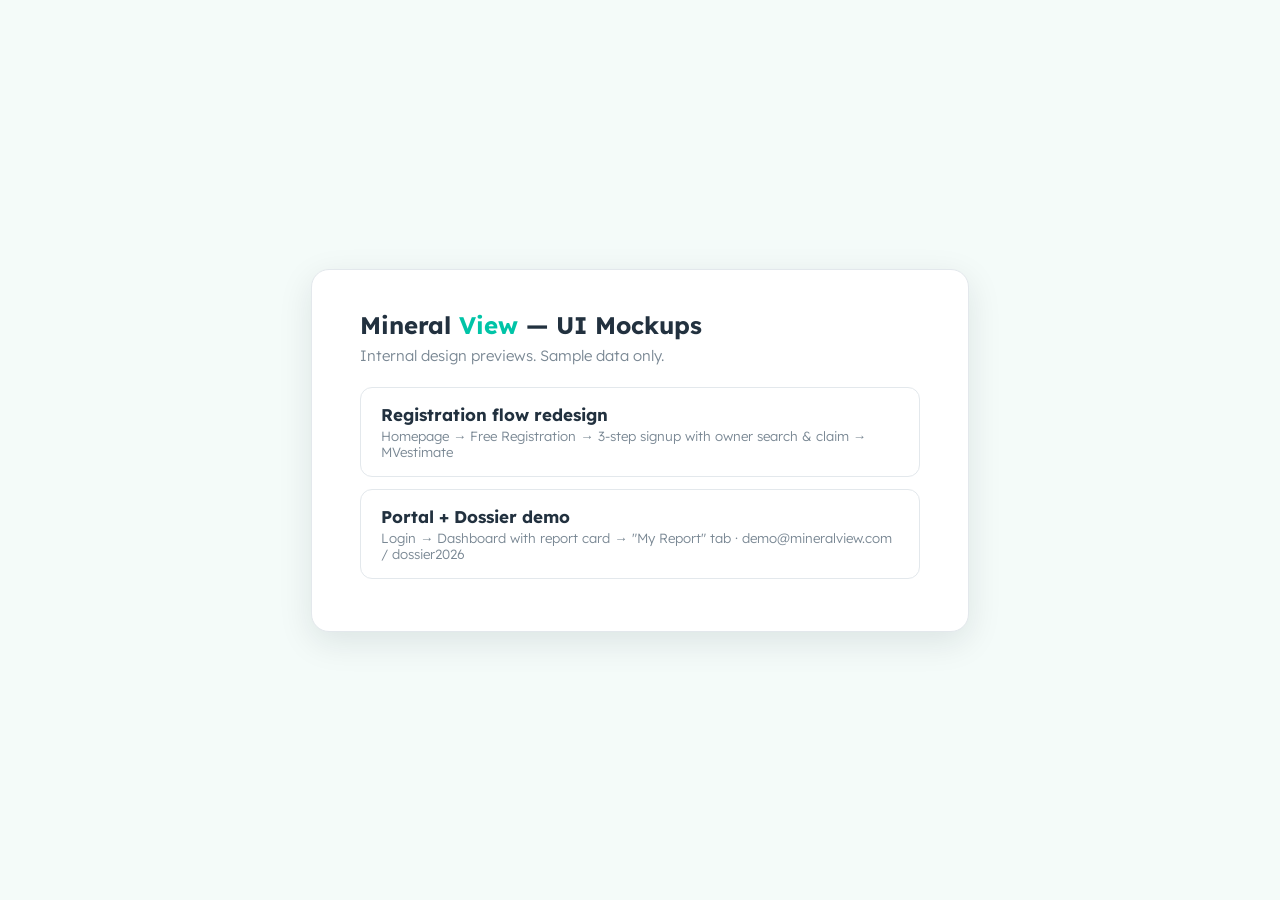
<file: index.html>
<!DOCTYPE html>
<html lang="en">
<head>
<meta charset="UTF-8">
<meta name="robots" content="noindex, nofollow">
<meta name="viewport" content="width=device-width, initial-scale=1.0">
<title>Mineral View — UI Mockups</title>
<link href="https://fonts.googleapis.com/css2?family=Lexend+Deca:wght@300;400;600;700&display=swap" rel="stylesheet">
<style>
  body{font-family:'Lexend Deca',sans-serif;background:#F4FBF9;color:#22313F;display:flex;min-height:100vh;align-items:center;justify-content:center;margin:0}
  .box{background:#fff;border:1.5px solid #E3E8EC;border-radius:18px;padding:40px 48px;max-width:560px;box-shadow:0 10px 34px rgba(13,27,42,.10)}
  h1{font-size:24px;margin:0 0 6px}
  h1 span{color:#00C4A7}
  p{color:#7A8894;font-weight:300;font-size:15px;margin:0 0 22px}
  a.m{display:block;border:1.5px solid #E3E8EC;border-radius:12px;padding:16px 20px;text-decoration:none;color:#22313F;margin-bottom:12px;transition:.15s}
  a.m:hover{border-color:#00C4A7;background:#E6F9F5}
  a.m b{font-size:17px}
  a.m small{display:block;color:#7A8894;font-weight:300;margin-top:3px}
</style>
</head>
<body>
  <div class="box">
    <h1>Mineral <span>View</span> — UI Mockups</h1>
    <p>Internal design previews. Sample data only.</p>
    <a class="m" href="registration.html"><b>Registration flow redesign</b><small>Homepage → Free Registration → 3-step signup with owner search &amp; claim → MVestimate</small></a>
    <a class="m" href="login.html"><b>Portal + Dossier demo</b><small>Login → Dashboard with report card → "My Report" tab · demo@mineralview.com / dossier2026</small></a>
  </div>
</body>
</html>
</file>
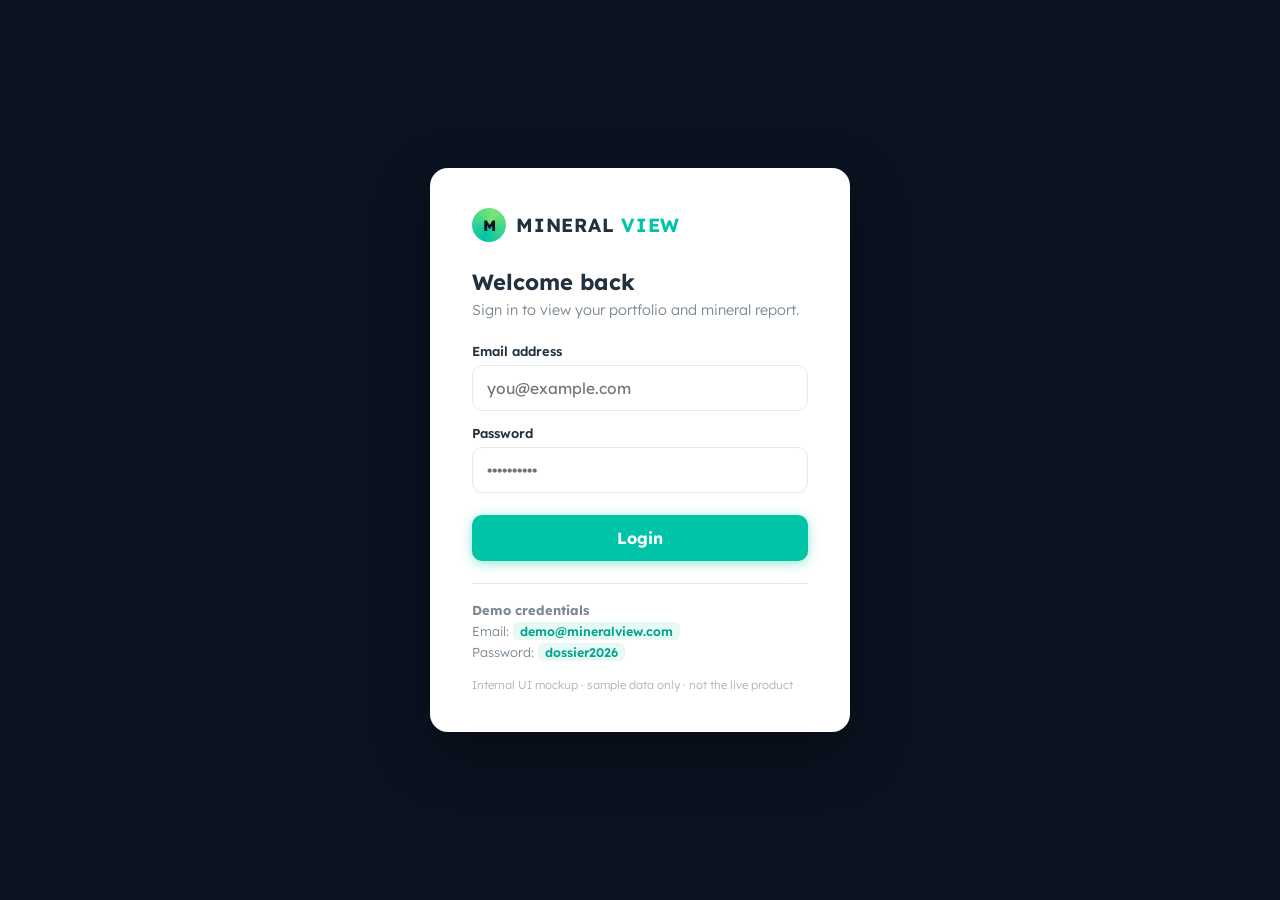
<file: dashboard-ryan.html>
<!DOCTYPE html>
<html lang="en">
<head>
<meta charset="UTF-8">
<meta name="robots" content="noindex, nofollow">
<meta name="viewport" content="width=device-width, initial-scale=1.0">
<title>Mineral View — Dashboard: Ryan Cochran (Mockup)</title>
<link rel="preconnect" href="https://fonts.googleapis.com">
<link href="https://fonts.googleapis.com/css2?family=Lexend+Deca:wght@300;400;500;600;700;800&display=swap" rel="stylesheet">
<style>
  :root{
    --teal:#00C4A7; --teal-dark:#00A38B; --teal-deep:#008F7A; --teal-soft:#E6F9F5;
    --navy:#0B1220; --navy-2:#101A2C; --ink:#22313F; --muted:#7A8894; --line:#E3E8EC;
    --mint-bg:#F4FBF9; --orange:#FF7A1A; --amber:#B45309; --amber-soft:#FBEEDC;
    --up:#0C9D61; --radius:14px;
  }
  *{box-sizing:border-box;margin:0;padding:0}
  body{font-family:'Lexend Deca','Segoe UI',system-ui,sans-serif;background:var(--mint-bg);color:var(--ink);min-height:100vh;font-size:15.5px}
  a{text-decoration:none;color:inherit}
  .app{display:flex;min-height:100vh}
  .side{width:236px;background:var(--navy);color:#C9D4DE;flex-shrink:0;display:flex;flex-direction:column;position:sticky;top:0;height:100vh;overflow-y:auto}
  .side .logo{display:flex;align-items:center;gap:9px;padding:20px 18px 18px;border-bottom:1px solid rgba(255,255,255,.06)}
  .side .logo .mark{width:30px;height:30px;border-radius:50%;background:conic-gradient(from 200deg,#00C4A7,#7CE577,#00C4A7);display:flex;align-items:center;justify-content:center;color:#0B1220;font-weight:800;font-size:13px;flex-shrink:0}
  .side .logo b{font-size:15.5px;letter-spacing:.05em;color:#fff}
  .side .logo b span{color:var(--teal)}
  .nav{padding:14px 10px;display:flex;flex-direction:column;gap:2px}
  .nav a{display:flex;align-items:center;gap:12px;padding:11px 14px;border-radius:10px;font-size:14.5px;font-weight:500;color:#C9D4DE;transition:.13s}
  .nav a svg{width:18px;height:18px;flex-shrink:0;opacity:.85}
  .nav a:hover{background:rgba(255,255,255,.06);color:#fff}
  .nav a.active{background:var(--teal);color:#fff;font-weight:600}
  .nav a .new{margin-left:auto;background:var(--orange);color:#fff;font-size:9.5px;font-weight:700;letter-spacing:.06em;border-radius:6px;padding:2px 6px}
  .main{flex:1;min-width:0}
  .top{background:#fff;border-bottom:1px solid var(--line);display:flex;align-items:stretch;position:sticky;top:0;z-index:40}
  .tick{display:flex}
  .tick .t{padding:12px 22px;border-right:1px solid var(--line)}
  .tick .t .n{font-size:13px;color:var(--muted);font-weight:500}
  .tick .t .v{font-size:15.5px;font-weight:700}
  .tick .t .v em{font-style:normal;font-size:12px;color:var(--up);margin-left:6px}
  .top .right{margin-left:auto;display:flex;align-items:center;gap:18px;padding:0 24px}
  .top .hi{font-weight:600;font-size:15px}
  .top .ic{width:34px;height:34px;border-radius:50%;background:var(--mint-bg);border:1px solid var(--line);display:flex;align-items:center;justify-content:center;color:var(--muted)}
  .logout{font-size:12.5px;color:var(--muted);cursor:pointer;border:1px solid var(--line);border-radius:8px;padding:6px 12px}
  .logout:hover{color:var(--ink);border-color:var(--muted)}
  .content{padding:22px 26px 60px;max-width:1180px;margin:0 auto}
  .ownerbar{background:#fff;border:1px solid var(--line);border-radius:var(--radius);padding:16px 22px;display:flex;align-items:center;gap:18px;flex-wrap:wrap;box-shadow:0 1px 4px rgba(13,27,42,.05)}
  .ownerbar .sel .lab{font-size:11.5px;letter-spacing:.14em;font-weight:700;color:var(--teal-dark);text-transform:uppercase}
  .ownerbar .sel .lab::before{content:"●";margin-right:6px}
  .ownerbar .sel h2{font-size:21px;margin-top:2px}
  .ownerbar .sel small{display:block;color:var(--muted);font-weight:300;font-size:12.5px;margin-top:1px}
  .chiprow{display:flex;gap:10px;margin-left:auto;flex-wrap:wrap}
  .bigchip{display:flex;align-items:center;gap:9px;background:var(--mint-bg);border:1px solid var(--line);border-radius:12px;padding:9px 16px;font-size:14px;font-weight:500}
  .bigchip b{background:var(--teal-soft);color:var(--teal-dark);border-radius:8px;padding:2px 9px;font-size:14px}
  .switch{border:1.5px solid var(--teal);color:var(--teal-dark);font-weight:600;border-radius:10px;padding:10px 14px;background:#fff;cursor:pointer;font-family:inherit;font-size:14px}
  .cards{display:grid;grid-template-columns:1fr 1fr;gap:18px;margin-top:18px}
  @media (max-width:900px){.cards{grid-template-columns:1fr}}
  .cardx{background:#fff;border:1px solid var(--line);border-radius:var(--radius);padding:24px 26px;box-shadow:0 1px 4px rgba(13,27,42,.05)}
  .cardx .head{display:flex;align-items:center;gap:10px}
  .cardx h3{font-size:22px}
  .pill{margin-left:auto;background:var(--teal-soft);color:var(--teal-dark);font-weight:700;border-radius:10px;padding:6px 14px;font-size:14px}
  .cardx .sub{color:var(--muted);font-weight:300;font-size:14px;margin-top:8px}
  .mv{font-size:40px;font-weight:800;color:var(--teal-dark);margin:14px 0 2px}
  .mv em{font-style:normal;font-size:14px;color:var(--muted);font-weight:400;margin-left:8px}
  .cardx .foot{border-top:1px solid var(--line);margin-top:16px;padding-top:12px;font-size:13.5px;color:var(--muted);font-weight:300}
  .cardx .foot a{color:var(--teal-dark);font-weight:600;text-decoration:underline}
  .repcard{position:relative;overflow:hidden}
  .repcard::after{content:"";position:absolute;right:-40px;top:-40px;width:150px;height:150px;border-radius:50%;background:radial-gradient(circle,rgba(0,196,167,.12),transparent 70%)}
  .newtag{background:var(--orange);color:#fff;font-size:10px;font-weight:700;letter-spacing:.08em;border-radius:6px;padding:3px 8px}
  .rep-points{margin:14px 0 4px;display:flex;flex-direction:column;gap:9px}
  .rep-points .pt{display:flex;gap:10px;font-size:14.5px;align-items:baseline}
  .rep-points .pt::before{content:"";width:7px;height:7px;border-radius:50%;background:var(--teal);flex-shrink:0;transform:translateY(-1px)}
  .rep-points .pt.warn::before{background:var(--amber)}
  .rep-points .pt b{font-weight:600}
  .viewrep{display:inline-block;margin-top:16px;background:var(--teal);color:#fff;font-weight:700;border-radius:10px;padding:12px 24px;font-size:15px;box-shadow:0 2px 12px rgba(0,196,167,.4)}
  .viewrep:hover{background:var(--teal-dark)}
  .actstrip{background:#fff;border:1px solid var(--line);border-radius:var(--radius);margin-top:18px;padding:16px 20px;box-shadow:0 1px 4px rgba(13,27,42,.05)}
  .ast-head{display:flex;align-items:baseline;justify-content:space-between;gap:12px;margin-bottom:12px}
  .ast-head b{font-size:16.5px}
  .ast-head a{font-size:13px;font-weight:600;color:var(--teal-dark)}
  .ast-head a:hover{text-decoration:underline}
  .ast-row{display:grid;grid-template-columns:repeat(auto-fit,minmax(250px,1fr));gap:12px}
  .ast{display:flex;flex-direction:column;gap:6px;border:1px solid var(--line);border-radius:10px;padding:12px 14px;transition:.13s}
  .ast:hover{border-color:var(--teal);background:var(--teal-soft)}
  .ast .d{font-size:11.5px;font-weight:700;color:var(--muted);letter-spacing:.04em;text-transform:uppercase}
  .ast .tg{align-self:flex-start;font-size:10.5px;font-weight:700;letter-spacing:.05em;text-transform:uppercase;background:var(--teal-soft);color:var(--teal-dark);border-radius:6px;padding:2px 8px}
  .ast .tg.warn{background:var(--amber-soft);color:var(--amber)}
  .ast .tx{font-size:13px;color:var(--muted);font-weight:300;line-height:1.45}
  .ast .tx b{color:var(--ink);font-weight:600}
  .leasebox{background:#fff;border:1px solid var(--line);border-radius:var(--radius);margin-top:18px;box-shadow:0 1px 4px rgba(13,27,42,.05)}
  .tabs{display:flex;gap:6px;padding:14px 18px 0}
  .tabs span{padding:10px 18px;border-radius:10px 10px 0 0;font-weight:600;font-size:15.5px;color:var(--muted);cursor:pointer}
  .tabs span.on{background:var(--teal-soft);color:var(--teal-dark);border:1px solid var(--line);border-bottom:none}
  .tablewrap{overflow-x:auto;padding:0 18px 18px}
  table{border-collapse:collapse;width:100%;font-size:14.5px;min-width:820px}
  thead th{background:var(--teal);color:#fff;text-align:left;padding:12px 14px;font-size:13px;font-weight:600;letter-spacing:.02em}
  thead th:first-child{border-radius:10px 0 0 10px}
  thead th:last-child{border-radius:0 10px 10px 0}
  tbody td{padding:13px 14px;border-bottom:1px solid var(--line)}
  tbody tr:last-child td{border-bottom:none}
  td.num{font-weight:700;color:var(--teal-dark);font-variant-numeric:tabular-nums}
  td .st{display:inline-block;font-size:11px;font-weight:600;border-radius:8px;padding:2px 8px;margin-left:8px;vertical-align:1px}
  td .st.on{background:var(--teal-soft);color:var(--teal-dark)}
  td .st.off{background:#EEF1F3;color:var(--muted)}
  td .st.warn{background:var(--amber-soft);color:var(--amber)}
  .acts{display:flex;gap:7px}
  .acts a{width:30px;height:30px;border-radius:8px;border:1.5px solid;display:flex;align-items:center;justify-content:center;font-size:13px;font-weight:700}
  .acts .i1{border-color:#8FD9CD;color:#00A38B;background:#EFFBF8}
  .acts .i2{border-color:#9DBFF3;color:#3C6FD1;background:#EFF5FE}
  .acts .i3{border-color:#C9B2EA;color:#7C4FC4;background:#F6F0FD}
  .mocknote{padding:0 26px 30px;font-size:11.5px;color:#A8B3BC;font-weight:300}
</style>
</head>
<body>
<div class="app">

  <aside class="side">
    <div class="logo"><div class="mark">M</div><b>MINERAL <span>VIEW</span></b></div>
    <nav class="nav">
      <a class="active" href="dashboard-ryan.html"><svg viewBox="0 0 24 24" fill="none" stroke="currentColor" stroke-width="2"><rect x="3" y="3" width="7" height="7" rx="1.5"/><rect x="14" y="3" width="7" height="7" rx="1.5"/><rect x="3" y="14" width="7" height="7" rx="1.5"/><rect x="14" y="14" width="7" height="7" rx="1.5"/></svg>Dashboard</a>
      <a href="#"><svg viewBox="0 0 24 24" fill="none" stroke="currentColor" stroke-width="2"><path d="M4 7h16v13H4z"/><path d="M8 7V5a2 2 0 0 1 2-2h4a2 2 0 0 1 2 2v2"/></svg>My Portfolio</a>
      <a href="dossier-ryan.html"><svg viewBox="0 0 24 24" fill="none" stroke="currentColor" stroke-width="2"><path d="M6 2h9l5 5v15H6z"/><path d="M14 2v6h6"/><path d="M9 13h7M9 17h7"/></svg>My Report<span class="new">NEW</span></a>
      <a href="#"><svg viewBox="0 0 24 24" fill="none" stroke="currentColor" stroke-width="2"><path d="M5 3h14v18H5z"/><path d="M9 7h6M9 11h6M9 15h4"/></svg>Field Reports</a>
      <a href="#"><svg viewBox="0 0 24 24" fill="none" stroke="currentColor" stroke-width="2"><path d="M3 12h4l3-8 4 16 3-8h4"/></svg>Activities</a>
      <a href="dossier-ryan.html#map-section"><svg viewBox="0 0 24 24" fill="none" stroke="currentColor" stroke-width="2"><path d="M9 20l-6-2V4l6 2 6-2 6 2v14l-6-2-6 2z"/><path d="M9 6v14M15 4v14"/></svg>Map</a>
      <a href="#"><svg viewBox="0 0 24 24" fill="none" stroke="currentColor" stroke-width="2"><circle cx="9" cy="8" r="3.2"/><path d="M3 20c0-3 2.7-5 6-5s6 2 6 5"/><circle cx="17" cy="9" r="2.4"/><path d="M16 15.2c2.8.2 5 1.9 5 4.8"/></svg>Community</a>
      <a href="#"><svg viewBox="0 0 24 24" fill="none" stroke="currentColor" stroke-width="2"><path d="M12 5c-2-1.5-5-1.5-8 0v14c3-1.5 6-1.5 8 0 2-1.5 5-1.5 8 0V5c-3-1.5-6-1.5-8 0z"/><path d="M12 5v14"/></svg>Knowledge Center</a>
      <a href="#"><svg viewBox="0 0 24 24" fill="none" stroke="currentColor" stroke-width="2"><circle cx="12" cy="12" r="9"/><path d="M9.5 9a2.5 2.5 0 1 1 3.4 2.3c-.8.3-.9 1-.9 1.7M12 17h.01"/></svg>FAQ</a>
      <a href="#"><svg viewBox="0 0 24 24" fill="none" stroke="currentColor" stroke-width="2"><path d="M4 5h16v11H8l-4 4z"/></svg>Contact Us</a>
    </nav>
  </aside>

  <div class="main">
    <header class="top">
      <div class="tick">
        <div class="t"><div class="n">Brent Oil</div><div class="v">$72.86<em>▲ 1.21%</em></div></div>
        <div class="t"><div class="n">Natural Gas</div><div class="v">$3.291<em>▲ 1.42%</em></div></div>
        <div class="t"><div class="n">WTI Crude</div><div class="v">$69.35<em>▲ 1.17%</em></div></div>
      </div>
      <div class="right">
        <a class="ic" href="dossier-ryan.html#alerts" title="4 activity alerts" style="position:relative">🔔<span style="position:absolute;top:-4px;right:-4px;background:var(--orange);color:#fff;font-size:10px;font-weight:700;border-radius:999px;min-width:17px;height:17px;display:flex;align-items:center;justify-content:center">4</span></a>
        <span class="hi">Hi, Ryan</span>
        <span class="logout" onclick="sessionStorage.removeItem('mv_demo');location.href='login.html'">Log out</span>
      </div>
    </header>

    <div class="content">

      <div class="ownerbar">
        <div class="sel">
          <div class="lab">Selected owner</div>
          <h2>Ryan Cochran</h2>
          <small>Sample owner · real Texas RRC data</small>
        </div>
        <div class="chiprow">
          <div class="bigchip"><b>46</b> Producing Leases</div>
          <div class="bigchip"><b>59</b> Inactive / No Record</div>
          <div class="bigchip"><b>18</b> Counties</div>
        </div>
        <select class="switch" onchange="location.href=this.value" title="Switch owner">
          <option value="dashboard.html">⟳ Shannon Deckert</option>
          <option value="dashboard-ryan.html" selected>⟳ Ryan Cochran</option>
        </select>
      </div>

      <div class="cards">
        <div class="cardx">
          <div class="head"><h3>MVestimate <span style="color:var(--muted);font-size:14px">ⓘ</span></h3><span class="pill">105 Leases</span></div>
          <p class="sub">You are viewing the MVestimate for the selected mineral owner.</p>
          <div class="mv">$42,058,986<em>(0%) Today</em></div>
          <div class="foot">Projected six-year earnings across the full leases you hold an interest in (one lease excluded pending a valuation-model fix). <a href="dossier-ryan.html">Read more</a></div>
        </div>

        <div class="cardx repcard">
          <div class="head"><h3>Your Mineral Report</h3><span class="newtag">NEW · JULY 2026</span></div>
          <p class="sub">Your personal report is ready — everything about your minerals, already analyzed and written in plain English.</p>
          <div class="rep-points">
            <div class="pt"><span><b>46 wells producing</b> — 45 operated by Magnolia (Giddings &amp; Eagle Ford)</span></div>
            <div class="pt"><span>Your share estimated at <b>$9.3M – $13.2M</b></span></div>
            <div class="pt warn"><span><b>3 items need your attention</b> — incl. your largest holding's spring dip</span></div>
          </div>
          <a class="viewrep" href="dossier-ryan.html">View My Report →</a>
        </div>
      </div>

      <div class="actstrip">
        <div class="ast-head"><b>Activity near your property</b><a href="dossier-ryan.html#alerts">See all alerts →</a></div>
        <div class="ast-row">
          <a class="ast" href="dossier-ryan.html#alerts"><span class="d">Jul 1</span><span class="tg">6 new permits</span><span class="tx"><b>Magnolia</b> filed six new drills in Washington Co., where you hold 7 leases</span></a>
          <a class="ast" href="dossier-ryan.html#alerts"><span class="d">Apr</span><span class="tg warn">Production watch</span><span class="tx"><b>Dierking Unit</b> (your largest holding) fell to 4,131 Mcf vs ~11,500 average</span></a>
          <a class="ast" href="dossier-ryan.html#alerts"><span class="d">Jun 5–22</span><span class="tg">Drilling wave</span><span class="tx"><b>Karnes Co.</b>: Magnolia, Marathon &amp; Burlington all filed new horizontals — 73 permits YTD</span></a>
        </div>
      </div>

      <div class="leasebox">
        <div class="tabs"><span class="on">My Leases</span><span>Financials</span><span>Monthly Reports</span></div>
        <div class="tablewrap">
          <table>
            <thead>
              <tr><th>Lease Name</th><th>County</th><th>Current Operator</th><th>Field / Play</th><th>MVestimate</th><th>Actions</th></tr>
            </thead>
            <tbody>
              <tr><td>Rambo (287778)<span class="st on">Producing</span></td><td>Fayette</td><td>Magnolia Oil &amp; Gas</td><td>Giddings (Austin Chalk)</td><td class="num">$4,138,324</td><td><div class="acts"><a class="i1" href="#" title="Details">i</a><a class="i2" href="#" title="Map">◎</a><a class="i3" href="dossier-ryan.html" title="View in report">▤</a></div></td></tr>
              <tr><td>Jahn Unit (292128)<span class="st on">Producing</span></td><td>De Witt</td><td>Magnolia Oil &amp; Gas</td><td>Eagleville (Eagle Ford-2)</td><td class="num">$3,481,545</td><td><div class="acts"><a class="i1" href="#" title="Details">i</a><a class="i2" href="#" title="Map">◎</a><a class="i3" href="dossier-ryan.html" title="View in report">▤</a></div></td></tr>
              <tr><td>Jahn Unit (292127)<span class="st on">Producing</span></td><td>De Witt</td><td>Magnolia Oil &amp; Gas</td><td>Eagleville (Eagle Ford-2)</td><td class="num">$3,101,086</td><td><div class="acts"><a class="i1" href="#" title="Details">i</a><a class="i2" href="#" title="Map">◎</a><a class="i3" href="dossier-ryan.html" title="View in report">▤</a></div></td></tr>
              <tr><td>Dierking Unit (174174)<span class="st warn">Watch</span></td><td>Austin</td><td>Magnolia Oil &amp; Gas</td><td>Giddings (Austin Chalk)</td><td class="num">$2,871,423</td><td><div class="acts"><a class="i1" href="#" title="Details">i</a><a class="i2" href="#" title="Map">◎</a><a class="i3" href="dossier-ryan.html" title="View in report">▤</a></div></td></tr>
              <tr><td>Broussard-Liebscher Co-op (289184)<span class="st on">Producing</span></td><td>Washington</td><td>Magnolia Oil &amp; Gas</td><td>Giddings (Austin Chalk)</td><td class="num">$2,554,656</td><td><div class="acts"><a class="i1" href="#" title="Details">i</a><a class="i2" href="#" title="Map">◎</a><a class="i3" href="dossier-ryan.html" title="View in report">▤</a></div></td></tr>
              <tr><td>Liger Unit (288442)<span class="st on">Producing</span></td><td>Washington</td><td>Magnolia Oil &amp; Gas</td><td>Giddings (Austin Chalk)</td><td class="num">$2,004,227</td><td><div class="acts"><a class="i1" href="#" title="Details">i</a><a class="i2" href="#" title="Map">◎</a><a class="i3" href="dossier-ryan.html" title="View in report">▤</a></div></td></tr>
              <tr><td>Tango (285821)<span class="st on">Producing</span></td><td>Fayette</td><td>Magnolia Oil &amp; Gas</td><td>Giddings (Austin Chalk)</td><td class="num">$1,912,924</td><td><div class="acts"><a class="i1" href="#" title="Details">i</a><a class="i2" href="#" title="Map">◎</a><a class="i3" href="dossier-ryan.html" title="View in report">▤</a></div></td></tr>
              <tr><td>Jahn Unit (294809)<span class="st on">Producing</span></td><td>De Witt</td><td>Magnolia Oil &amp; Gas</td><td>Eagleville (Eagle Ford-2)</td><td class="num">$1,886,295</td><td><div class="acts"><a class="i1" href="#" title="Details">i</a><a class="i2" href="#" title="Map">◎</a><a class="i3" href="dossier-ryan.html" title="View in report">▤</a></div></td></tr>
              <tr><td>Longstreet Unit (254077)<span class="st on">Producing</span></td><td>Montgomery</td><td>Magnolia Oil &amp; Gas</td><td>Giddings (Austin Chalk)</td><td class="num">$1,698,053</td><td><div class="acts"><a class="i1" href="#" title="Details">i</a><a class="i2" href="#" title="Map">◎</a><a class="i3" href="dossier-ryan.html" title="View in report">▤</a></div></td></tr>
              <tr><td>Crow A (289345)<span class="st on">Producing</span></td><td>Karnes</td><td>BPX Operating</td><td>Eagleville (Eagle Ford-2)</td><td class="num">$1,643,330</td><td><div class="acts"><a class="i1" href="#" title="Details">i</a><a class="i2" href="#" title="Map">◎</a><a class="i3" href="dossier-ryan.html" title="View in report">▤</a></div></td></tr>
            </tbody>
          </table>
        </div>
        <p class="mocknote" style="padding:0 18px 16px">Showing your 10 largest leases by whole-lease MVestimate — 95 more in <a href="dossier-ryan.html" style="color:var(--teal-dark);font-weight:600">your report</a>.</p>
      </div>

    </div>
    <p class="mocknote">Internal UI mockup · sample data (real Texas RRC records, demo owner) · MVestimate figures are whole-lease model values, not the owner's share.</p>
  </div>
</div>
<script>
  if (sessionStorage.getItem('mv_demo') !== '1') {
    if (new URLSearchParams(location.search).get('demo') === '1') sessionStorage.setItem('mv_demo', '1');
    else location.href = 'login.html';
  }
</script>
</body>
</html>
</file>
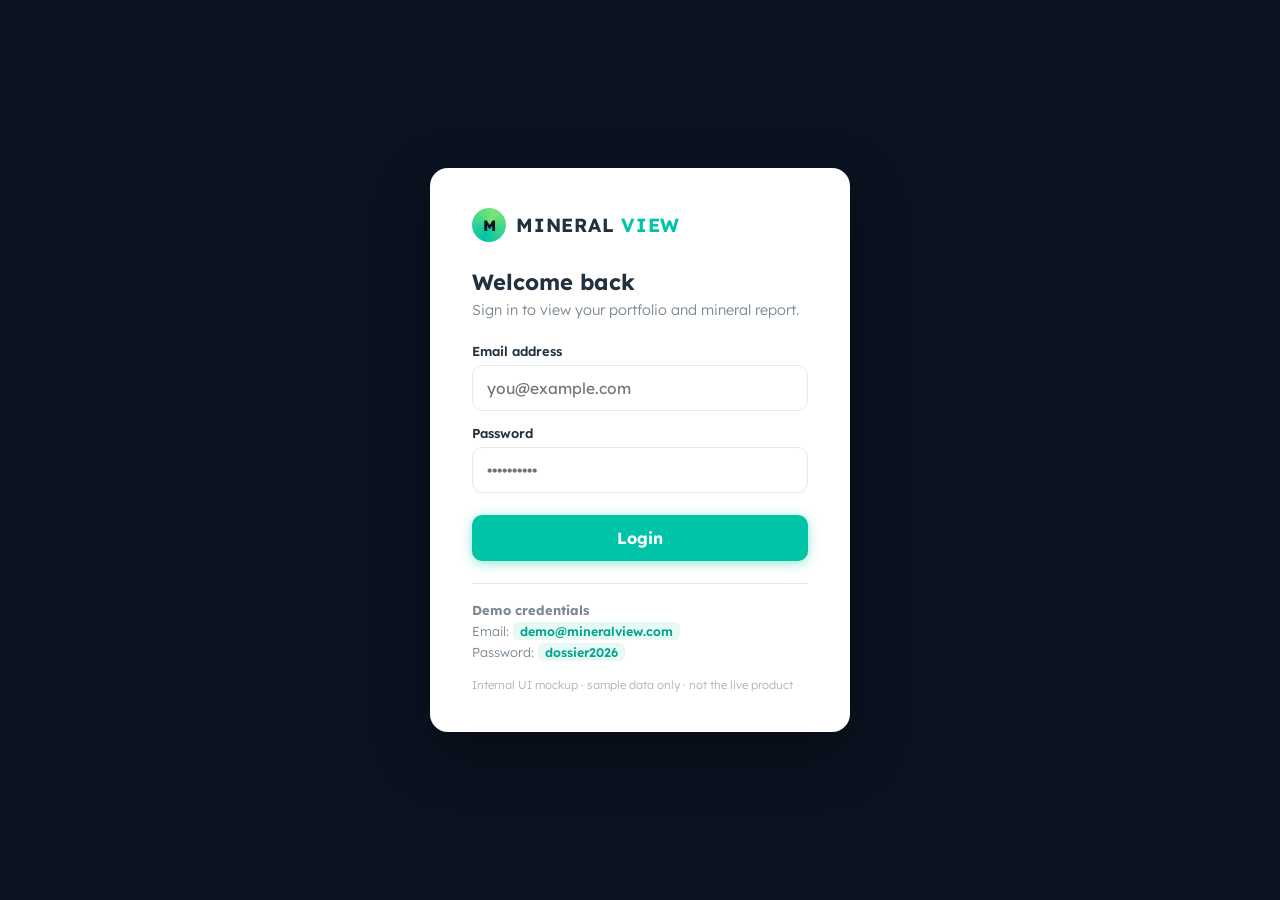
<file: dashboard.html>
<!DOCTYPE html>
<html lang="en">
<head>
<meta charset="UTF-8">
<meta name="robots" content="noindex, nofollow">
<meta name="viewport" content="width=device-width, initial-scale=1.0">
<title>Mineral View — Dashboard (Mockup)</title>
<link rel="preconnect" href="https://fonts.googleapis.com">
<link href="https://fonts.googleapis.com/css2?family=Lexend+Deca:wght@300;400;500;600;700;800&display=swap" rel="stylesheet">
<style>
  :root{
    --teal:#00C4A7; --teal-dark:#00A38B; --teal-deep:#008F7A; --teal-soft:#E6F9F5;
    --navy:#0B1220; --navy-2:#101A2C; --ink:#22313F; --muted:#7A8894; --line:#E3E8EC;
    --mint-bg:#F4FBF9; --orange:#FF7A1A; --amber:#B45309; --amber-soft:#FBEEDC;
    --up:#0C9D61; --radius:14px;
  }
  *{box-sizing:border-box;margin:0;padding:0}
  body{font-family:'Lexend Deca','Segoe UI',system-ui,sans-serif;background:var(--mint-bg);color:var(--ink);min-height:100vh;font-size:15.5px}
  a{text-decoration:none;color:inherit}

  .app{display:flex;min-height:100vh}

  /* ===== SIDEBAR ===== */
  .side{width:236px;background:var(--navy);color:#C9D4DE;flex-shrink:0;display:flex;flex-direction:column;position:sticky;top:0;height:100vh;overflow-y:auto}
  .side .logo{display:flex;align-items:center;gap:9px;padding:20px 18px 18px;border-bottom:1px solid rgba(255,255,255,.06)}
  .side .logo .mark{width:30px;height:30px;border-radius:50%;background:conic-gradient(from 200deg,#00C4A7,#7CE577,#00C4A7);display:flex;align-items:center;justify-content:center;color:#0B1220;font-weight:800;font-size:13px;flex-shrink:0}
  .side .logo b{font-size:15.5px;letter-spacing:.05em;color:#fff}
  .side .logo b span{color:var(--teal)}
  .nav{padding:14px 10px;display:flex;flex-direction:column;gap:2px}
  .nav a{display:flex;align-items:center;gap:12px;padding:11px 14px;border-radius:10px;font-size:14.5px;font-weight:500;color:#C9D4DE;transition:.13s}
  .nav a svg{width:18px;height:18px;flex-shrink:0;opacity:.85}
  .nav a:hover{background:rgba(255,255,255,.06);color:#fff}
  .nav a.active{background:var(--teal);color:#fff;font-weight:600}
  .nav a .new{margin-left:auto;background:var(--orange);color:#fff;font-size:9.5px;font-weight:700;letter-spacing:.06em;border-radius:6px;padding:2px 6px}

  /* ===== HEADER ===== */
  .main{flex:1;min-width:0}
  .top{background:#fff;border-bottom:1px solid var(--line);display:flex;align-items:stretch;position:sticky;top:0;z-index:40}
  .tick{display:flex}
  .tick .t{padding:12px 22px;border-right:1px solid var(--line)}
  .tick .t .n{font-size:13px;color:var(--muted);font-weight:500}
  .tick .t .v{font-size:15.5px;font-weight:700}
  .tick .t .v em{font-style:normal;font-size:12px;color:var(--up);margin-left:6px}
  .top .right{margin-left:auto;display:flex;align-items:center;gap:18px;padding:0 24px}
  .top .hi{font-weight:600;font-size:15px}
  .top .ic{width:34px;height:34px;border-radius:50%;background:var(--mint-bg);border:1px solid var(--line);display:flex;align-items:center;justify-content:center;color:var(--muted)}
  .logout{font-size:12.5px;color:var(--muted);cursor:pointer;border:1px solid var(--line);border-radius:8px;padding:6px 12px}
  .logout:hover{color:var(--ink);border-color:var(--muted)}

  .content{padding:22px 26px 60px;max-width:1180px;margin:0 auto}

  /* ===== OWNER BAR ===== */
  .ownerbar{background:#fff;border:1px solid var(--line);border-radius:var(--radius);padding:16px 22px;display:flex;align-items:center;gap:18px;flex-wrap:wrap;box-shadow:0 1px 4px rgba(13,27,42,.05)}
  .ownerbar .sel .lab{font-size:11.5px;letter-spacing:.14em;font-weight:700;color:var(--teal-dark);text-transform:uppercase}
  .ownerbar .sel .lab::before{content:"●";margin-right:6px}
  .ownerbar .sel h2{font-size:21px;margin-top:2px}
  .ownerbar .sel small{display:block;color:var(--muted);font-weight:300;font-size:12.5px;margin-top:1px}
  .chiprow{display:flex;gap:10px;margin-left:auto;flex-wrap:wrap}
  .bigchip{display:flex;align-items:center;gap:9px;background:var(--mint-bg);border:1px solid var(--line);border-radius:12px;padding:9px 16px;font-size:14px;font-weight:500}
  .bigchip b{background:var(--teal-soft);color:var(--teal-dark);border-radius:8px;padding:2px 9px;font-size:14px}
  .switch{border:1.5px solid var(--teal);color:var(--teal-dark);font-weight:600;border-radius:10px;padding:10px 18px;background:#fff;cursor:pointer;font-family:inherit;font-size:14px}
  .switch:hover{background:var(--teal-soft)}

  /* ===== CARDS ROW ===== */
  .cards{display:grid;grid-template-columns:1fr 1fr;gap:18px;margin-top:18px}
  @media (max-width:900px){.cards{grid-template-columns:1fr}}
  .cardx{background:#fff;border:1px solid var(--line);border-radius:var(--radius);padding:24px 26px;box-shadow:0 1px 4px rgba(13,27,42,.05)}
  .cardx .head{display:flex;align-items:center;gap:10px}
  .cardx h3{font-size:22px}
  .pill{margin-left:auto;background:var(--teal-soft);color:var(--teal-dark);font-weight:700;border-radius:10px;padding:6px 14px;font-size:14px}
  .cardx .sub{color:var(--muted);font-weight:300;font-size:14px;margin-top:8px}
  .mv{font-size:40px;font-weight:800;color:var(--teal-dark);margin:14px 0 2px}
  .mv em{font-style:normal;font-size:14px;color:var(--muted);font-weight:400;margin-left:8px}
  .cardx .foot{border-top:1px solid var(--line);margin-top:16px;padding-top:12px;font-size:13.5px;color:var(--muted);font-weight:300}
  .cardx .foot a{color:var(--teal-dark);font-weight:600;text-decoration:underline}

  .repcard{position:relative;overflow:hidden}
  .repcard::after{content:"";position:absolute;right:-40px;top:-40px;width:150px;height:150px;border-radius:50%;background:radial-gradient(circle,rgba(0,196,167,.12),transparent 70%)}
  .newtag{background:var(--orange);color:#fff;font-size:10px;font-weight:700;letter-spacing:.08em;border-radius:6px;padding:3px 8px}
  .rep-points{margin:14px 0 4px;display:flex;flex-direction:column;gap:9px}
  .rep-points .pt{display:flex;gap:10px;font-size:14.5px;align-items:baseline}
  .rep-points .pt::before{content:"";width:7px;height:7px;border-radius:50%;background:var(--teal);flex-shrink:0;transform:translateY(-1px)}
  .rep-points .pt.warn::before{background:var(--amber)}
  .rep-points .pt b{font-weight:600}
  .viewrep{display:inline-block;margin-top:16px;background:var(--teal);color:#fff;font-weight:700;border-radius:10px;padding:12px 24px;font-size:15px;box-shadow:0 2px 12px rgba(0,196,167,.4)}
  .viewrep:hover{background:var(--teal-dark)}

  /* ===== ACTIVITY STRIP ===== */
  .actstrip{background:#fff;border:1px solid var(--line);border-radius:var(--radius);margin-top:18px;padding:16px 20px;box-shadow:0 1px 4px rgba(13,27,42,.05)}
  .ast-head{display:flex;align-items:baseline;justify-content:space-between;gap:12px;margin-bottom:12px}
  .ast-head b{font-size:16.5px}
  .ast-head a{font-size:13px;font-weight:600;color:var(--teal-dark)}
  .ast-head a:hover{text-decoration:underline}
  .ast-row{display:grid;grid-template-columns:repeat(auto-fit,minmax(250px,1fr));gap:12px}
  .ast{display:flex;flex-direction:column;gap:6px;border:1px solid var(--line);border-radius:10px;padding:12px 14px;transition:.13s}
  .ast:hover{border-color:var(--teal);background:var(--teal-soft)}
  .ast .d{font-size:11.5px;font-weight:700;color:var(--muted);letter-spacing:.04em;text-transform:uppercase}
  .ast .tg{align-self:flex-start;font-size:10.5px;font-weight:700;letter-spacing:.05em;text-transform:uppercase;background:var(--teal-soft);color:var(--teal-dark);border-radius:6px;padding:2px 8px}
  .ast .tg.warn{background:var(--amber-soft);color:var(--amber)}
  .ast .tx{font-size:13px;color:var(--muted);font-weight:300;line-height:1.45}
  .ast .tx b{color:var(--ink);font-weight:600}

  /* ===== LEASES ===== */
  .leasebox{background:#fff;border:1px solid var(--line);border-radius:var(--radius);margin-top:18px;box-shadow:0 1px 4px rgba(13,27,42,.05)}
  .tabs{display:flex;gap:6px;padding:14px 18px 0}
  .tabs span{padding:10px 18px;border-radius:10px 10px 0 0;font-weight:600;font-size:15.5px;color:var(--muted);cursor:pointer}
  .tabs span.on{background:var(--teal-soft);color:var(--teal-dark);border:1px solid var(--line);border-bottom:none}
  .tablewrap{overflow-x:auto;padding:0 18px 18px}
  table{border-collapse:collapse;width:100%;font-size:14.5px;min-width:820px}
  thead th{background:var(--teal);color:#fff;text-align:left;padding:12px 14px;font-size:13px;font-weight:600;letter-spacing:.02em}
  thead th:first-child{border-radius:10px 0 0 10px}
  thead th:last-child{border-radius:0 10px 10px 0}
  tbody td{padding:13px 14px;border-bottom:1px solid var(--line)}
  tbody tr:last-child td{border-bottom:none}
  td.num{font-weight:700;color:var(--teal-dark);font-variant-numeric:tabular-nums}
  td .st{display:inline-block;font-size:11px;font-weight:600;border-radius:8px;padding:2px 8px;margin-left:8px;vertical-align:1px}
  td .st.on{background:var(--teal-soft);color:var(--teal-dark)}
  td .st.off{background:#EEF1F3;color:var(--muted)}
  td .st.warn{background:var(--amber-soft);color:var(--amber)}
  .acts{display:flex;gap:7px}
  .acts a{width:30px;height:30px;border-radius:8px;border:1.5px solid;display:flex;align-items:center;justify-content:center;font-size:13px;font-weight:700}
  .acts .i1{border-color:#8FD9CD;color:#00A38B;background:#EFFBF8}
  .acts .i2{border-color:#9DBFF3;color:#3C6FD1;background:#EFF5FE}
  .acts .i3{border-color:#C9B2EA;color:#7C4FC4;background:#F6F0FD}
  .acts .i3:hover{box-shadow:0 0 0 3px rgba(124,79,196,.15)}
  .mocknote{padding:0 26px 30px;font-size:11.5px;color:#A8B3BC;font-weight:300}
</style>
</head>
<body>
<div class="app">

  <aside class="side">
    <div class="logo"><div class="mark">M</div><b>MINERAL <span>VIEW</span></b></div>
    <nav class="nav">
      <a class="active" href="dashboard.html"><svg viewBox="0 0 24 24" fill="none" stroke="currentColor" stroke-width="2"><rect x="3" y="3" width="7" height="7" rx="1.5"/><rect x="14" y="3" width="7" height="7" rx="1.5"/><rect x="3" y="14" width="7" height="7" rx="1.5"/><rect x="14" y="14" width="7" height="7" rx="1.5"/></svg>Dashboard</a>
      <a href="#"><svg viewBox="0 0 24 24" fill="none" stroke="currentColor" stroke-width="2"><path d="M4 7h16v13H4z"/><path d="M8 7V5a2 2 0 0 1 2-2h4a2 2 0 0 1 2 2v2"/></svg>My Portfolio</a>
      <a href="dossier.html"><svg viewBox="0 0 24 24" fill="none" stroke="currentColor" stroke-width="2"><path d="M6 2h9l5 5v15H6z"/><path d="M14 2v6h6"/><path d="M9 13h7M9 17h7"/></svg>My Report<span class="new">NEW</span></a>
      <a href="#"><svg viewBox="0 0 24 24" fill="none" stroke="currentColor" stroke-width="2"><path d="M5 3h14v18H5z"/><path d="M9 7h6M9 11h6M9 15h4"/></svg>Field Reports</a>
      <a href="#"><svg viewBox="0 0 24 24" fill="none" stroke="currentColor" stroke-width="2"><path d="M3 12h4l3-8 4 16 3-8h4"/></svg>Activities</a>
      <a href="dossier.html#map-section"><svg viewBox="0 0 24 24" fill="none" stroke="currentColor" stroke-width="2"><path d="M9 20l-6-2V4l6 2 6-2 6 2v14l-6-2-6 2z"/><path d="M9 6v14M15 4v14"/></svg>Map</a>
      <a href="#"><svg viewBox="0 0 24 24" fill="none" stroke="currentColor" stroke-width="2"><circle cx="9" cy="8" r="3.2"/><path d="M3 20c0-3 2.7-5 6-5s6 2 6 5"/><circle cx="17" cy="9" r="2.4"/><path d="M16 15.2c2.8.2 5 1.9 5 4.8"/></svg>Community</a>
      <a href="#"><svg viewBox="0 0 24 24" fill="none" stroke="currentColor" stroke-width="2"><path d="M12 5c-2-1.5-5-1.5-8 0v14c3-1.5 6-1.5 8 0 2-1.5 5-1.5 8 0V5c-3-1.5-6-1.5-8 0z"/><path d="M12 5v14"/></svg>Knowledge Center</a>
      <a href="#"><svg viewBox="0 0 24 24" fill="none" stroke="currentColor" stroke-width="2"><circle cx="12" cy="12" r="9"/><path d="M9.5 9a2.5 2.5 0 1 1 3.4 2.3c-.8.3-.9 1-.9 1.7M12 17h.01"/></svg>FAQ</a>
      <a href="#"><svg viewBox="0 0 24 24" fill="none" stroke="currentColor" stroke-width="2"><path d="M4 5h16v11H8l-4 4z"/></svg>Contact Us</a>
    </nav>
  </aside>

  <div class="main">
    <header class="top">
      <div class="tick">
        <div class="t"><div class="n">Brent Oil</div><div class="v">$72.86<em>▲ 1.21%</em></div></div>
        <div class="t"><div class="n">Natural Gas</div><div class="v">$3.291<em>▲ 1.42%</em></div></div>
        <div class="t"><div class="n">WTI Crude</div><div class="v">$69.35<em>▲ 1.17%</em></div></div>
      </div>
      <div class="right">
        <a class="ic" href="dossier.html#alerts" title="4 activity alerts" style="position:relative">🔔<span style="position:absolute;top:-4px;right:-4px;background:var(--orange);color:#fff;font-size:10px;font-weight:700;border-radius:999px;min-width:17px;height:17px;display:flex;align-items:center;justify-content:center">5</span></a>
        <span class="hi">Hi, Shannon</span>
        <span class="logout" onclick="sessionStorage.removeItem('mv_demo');location.href='login.html'">Log out</span>
      </div>
    </header>

    <div class="content">

      <div class="ownerbar">
        <div class="sel">
          <div class="lab">Selected owner</div>
          <h2>Shannon Deckert</h2>
          <small>Sample owner · real Texas RRC data</small>
        </div>
        <div class="chiprow">
          <div class="bigchip"><b>6</b> Producing Leases</div>
          <div class="bigchip"><b>4</b> Inactive Leases</div>
          <div class="bigchip"><b>3</b> Counties</div>
        </div>
        <select class="switch" onchange="location.href=this.value" title="Switch owner">
          <option value="dashboard.html" selected>⟳ Shannon Deckert</option>
          <option value="dashboard-ryan.html">⟳ Ryan Cochran</option>
        </select>
      </div>

      <div class="cards">
        <div class="cardx">
          <div class="head"><h3>MVestimate <span style="color:var(--muted);font-size:14px">ⓘ</span></h3><span class="pill">10 Leases</span></div>
          <p class="sub">You are viewing the MVestimate for the selected mineral owner.</p>
          <div class="mv">$5,530,994<em>(0%) Today</em></div>
          <div class="foot">Projected six-year earnings across the full leases you hold an interest in. <a href="dossier.html">Read more</a></div>
        </div>

        <div class="cardx repcard">
          <div class="head"><h3>Your Mineral Report</h3><span class="newtag">NEW · JULY 2026</span></div>
          <p class="sub">Your personal report is ready — everything about your minerals, already analyzed and written in plain English.</p>
          <div class="rep-points">
            <div class="pt"><span><b>6 wells producing steadily</b> across Goliad &amp; Johnson counties</span></div>
            <div class="pt"><span>Your share estimated at <b>$19,500 – $26,100</b></span></div>
            <div class="pt warn"><span><b>2 items need your attention</b> in Marion County</span></div>
          </div>
          <a class="viewrep" href="dossier.html">View My Report →</a>
        </div>
      </div>

      <div class="actstrip">
        <div class="ast-head"><b>Activity near your property</b><a href="dossier.html#alerts">See all alerts →</a></div>
        <div class="ast-row">
          <a class="ast" href="dossier.html#alerts"><span class="d">Jun 17</span><span class="tg">2 new permits</span><span class="tx"><b>RFE Operating</b> filed two more horizontals near your Marion Co. tracts</span></a>
          <a class="ast" href="dossier.html#alerts"><span class="d">May 31</span><span class="tg">New permit</span><span class="tx"><b>Halliburton</b> filed a new-drill permit ~15 mi from your Clear Creek wells</span></a>
          <a class="ast" href="dossier.html#alerts"><span class="d">Mar 31</span><span class="tg">3 permits</span><span class="tx"><b>TC Oil</b> filed three Duke Ranch permits in Goliad Co., near Simmons Gas Unit</span></a>
        </div>
      </div>

      <div class="leasebox">
        <div class="tabs"><span class="on">My Leases</span><span>Financials</span><span>Monthly Reports</span></div>
        <div class="tablewrap">
          <table>
            <thead>
              <tr><th>Lease Name</th><th>County</th><th>Current Operator</th><th>Field / Play</th><th>MVestimate</th><th>Actions</th></tr>
            </thead>
            <tbody>
              <tr><td>Simmons Gas Unit (198686)<span class="st on">Producing</span></td><td>Goliad</td><td>Aldine Oil &amp; Gas, LP</td><td>Austin (Wilcox)</td><td class="num">$1,077,148</td><td><div class="acts"><a class="i1" href="#" title="Details">i</a><a class="i2" href="#" title="Map">◎</a><a class="i3" href="dossier.html" title="View in report">▤</a></div></td></tr>
              <tr><td>Simmons Gas Unit (185204)<span class="st on">Producing</span></td><td>Goliad</td><td>Aldine Oil &amp; Gas, LP</td><td>Austin (Wilcox)</td><td class="num">$483,606</td><td><div class="acts"><a class="i1" href="#" title="Details">i</a><a class="i2" href="#" title="Map">◎</a><a class="i3" href="dossier.html" title="View in report">▤</a></div></td></tr>
              <tr><td>Clear Creek (256853)<span class="st on">Producing</span></td><td>Johnson</td><td>TEP Barnett USA, LLC</td><td>Barnett Shale</td><td class="num">$1,465,132</td><td><div class="acts"><a class="i1" href="#" title="Details">i</a><a class="i2" href="#" title="Map">◎</a><a class="i3" href="dossier.html" title="View in report">▤</a></div></td></tr>
              <tr><td>Clear Creek (258625)<span class="st on">Producing</span></td><td>Johnson</td><td>TEP Barnett USA, LLC</td><td>Barnett Shale</td><td class="num">$1,219,855</td><td><div class="acts"><a class="i1" href="#" title="Details">i</a><a class="i2" href="#" title="Map">◎</a><a class="i3" href="dossier.html" title="View in report">▤</a></div></td></tr>
              <tr><td>Clear Creek (247371)<span class="st on">Producing</span></td><td>Johnson</td><td>TEP Barnett USA, LLC</td><td>Barnett Shale</td><td class="num">$1,024,967</td><td><div class="acts"><a class="i1" href="#" title="Details">i</a><a class="i2" href="#" title="Map">◎</a><a class="i3" href="dossier.html" title="View in report">▤</a></div></td></tr>
              <tr><td>Clear Creek (228417)<span class="st on">Producing</span></td><td>Johnson</td><td>TEP Barnett USA, LLC</td><td>Barnett Shale</td><td class="num">$260,286</td><td><div class="acts"><a class="i1" href="#" title="Details">i</a><a class="i2" href="#" title="Map">◎</a><a class="i3" href="dossier.html" title="View in report">▤</a></div></td></tr>
              <tr><td>Simmons Gas Unit (174752)<span class="st off">Inactive</span></td><td>Goliad</td><td>Aldine Oil &amp; Gas, LP</td><td>Austin (Wilcox)</td><td class="num">$0</td><td><div class="acts"><a class="i1" href="#" title="Details">i</a><a class="i2" href="#" title="Map">◎</a><a class="i3" href="dossier.html" title="View in report">▤</a></div></td></tr>
              <tr><td>Simmons Gas Unit (180299)<span class="st off">Inactive</span></td><td>Goliad</td><td>Aldine Oil &amp; Gas, LP</td><td>Austin (Wilcox)</td><td class="num">$0</td><td><div class="acts"><a class="i1" href="#" title="Details">i</a><a class="i2" href="#" title="Map">◎</a><a class="i3" href="dossier.html" title="View in report">▤</a></div></td></tr>
              <tr><td>Morris (15728)<span class="st warn">Needs a look</span></td><td>Marion</td><td>—</td><td>No state record found</td><td class="num">—</td><td><div class="acts"><a class="i1" href="#" title="Details">i</a><a class="i2" href="#" title="Map">◎</a><a class="i3" href="dossier.html" title="View in report">▤</a></div></td></tr>
              <tr><td>Alvis (15806)<span class="st warn">Needs a look</span></td><td>Marion</td><td>Sulphur River Exploration</td><td>Bryans Mill (Smackover)</td><td class="num">$0</td><td><div class="acts"><a class="i1" href="#" title="Details">i</a><a class="i2" href="#" title="Map">◎</a><a class="i3" href="dossier.html" title="View in report">▤</a></div></td></tr>
            </tbody>
          </table>
        </div>
      </div>

    </div>
    <p class="mocknote">Internal UI mockup · sample data (real Texas RRC records, demo owner) · MVestimate figures are whole-lease model values, not the owner's share.</p>
  </div>
</div>
<script>
  if (sessionStorage.getItem('mv_demo') !== '1') {
    if (new URLSearchParams(location.search).get('demo') === '1') sessionStorage.setItem('mv_demo', '1');
    else location.href = 'login.html';
  }
</script>
</body>
</html>
</file>
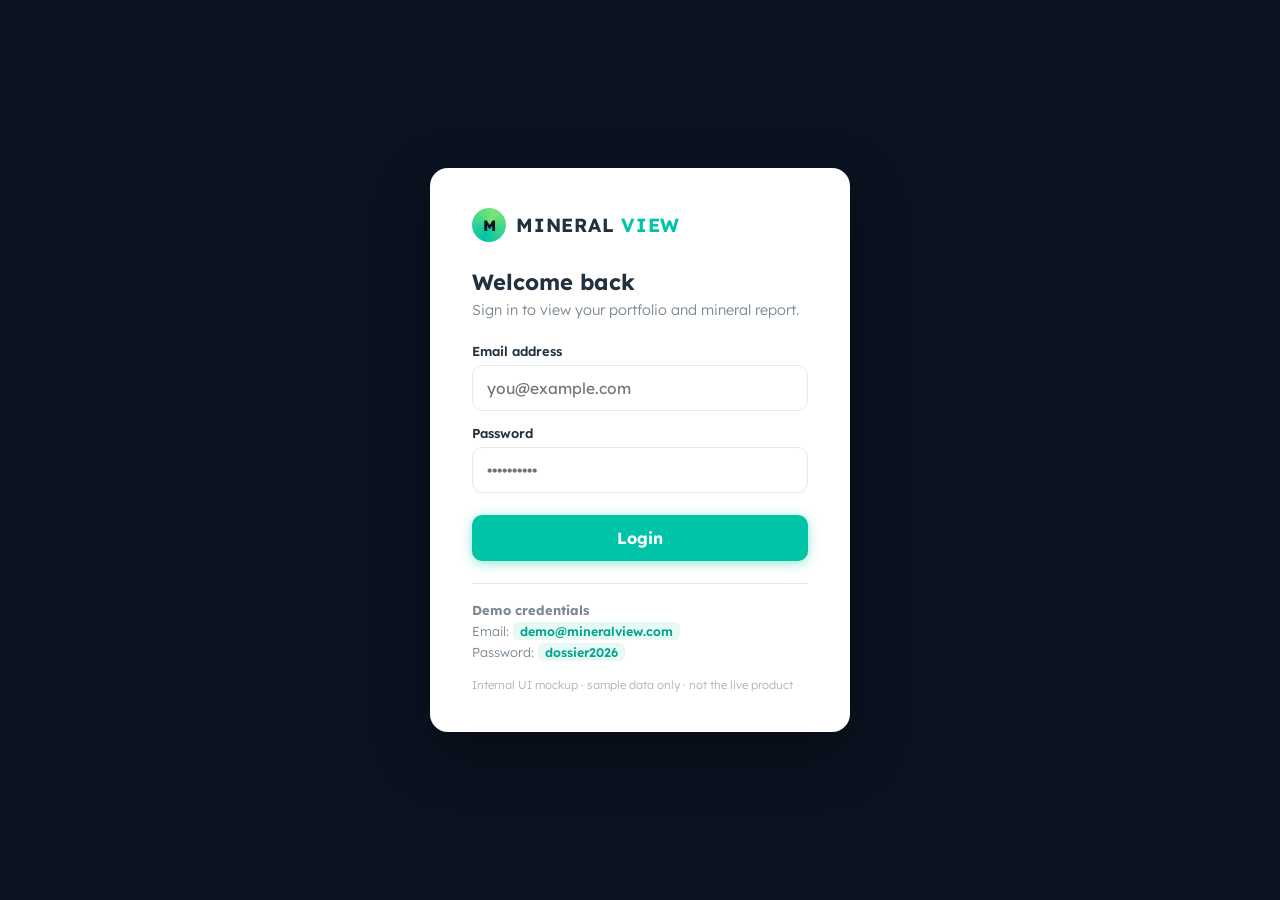
<file: login.html>
<!DOCTYPE html>
<html lang="en">
<head>
<meta charset="UTF-8">
<meta name="robots" content="noindex, nofollow">
<meta name="viewport" content="width=device-width, initial-scale=1.0">
<title>Mineral View — Login (Mockup)</title>
<link rel="preconnect" href="https://fonts.googleapis.com">
<link href="https://fonts.googleapis.com/css2?family=Lexend+Deca:wght@300;400;500;600;700;800&display=swap" rel="stylesheet">
<style>
  :root{
    --teal:#00C4A7; --teal-dark:#00A38B; --teal-soft:#E6F9F5;
    --navy:#0B1220; --ink:#22313F; --muted:#7A8894; --line:#E3E8EC;
    --mint-bg:#F4FBF9; --danger:#e5484d; --radius:12px;
  }
  *{box-sizing:border-box;margin:0;padding:0}
  body{font-family:'Lexend Deca','Segoe UI',system-ui,sans-serif;background:var(--navy);min-height:100vh;display:flex;align-items:center;justify-content:center;padding:24px}
  .panel{background:#fff;border-radius:18px;max-width:420px;width:100%;padding:40px 42px;box-shadow:0 20px 60px rgba(0,0,0,.35)}
  .logo{display:flex;align-items:center;gap:10px;margin-bottom:26px}
  .logo .mark{width:34px;height:34px;border-radius:50%;background:conic-gradient(from 200deg,#00C4A7,#7CE577,#00C4A7);display:flex;align-items:center;justify-content:center;color:#0B1220;font-weight:800;font-size:15px}
  .logo b{font-size:19px;letter-spacing:.04em;color:var(--ink)}
  .logo b span{color:var(--teal)}
  h1{font-size:22px;color:var(--ink);margin-bottom:4px}
  .sub{color:var(--muted);font-weight:300;font-size:14.5px;margin-bottom:24px}
  label{display:block;font-size:13px;font-weight:600;color:var(--ink);margin:14px 0 6px}
  input{width:100%;border:1.5px solid var(--line);border-radius:10px;padding:12px 14px;font-size:15.5px;font-family:inherit;outline:none;transition:.15s}
  input:focus{border-color:var(--teal);box-shadow:0 0 0 3px rgba(0,196,167,.18)}
  button{width:100%;margin-top:22px;background:var(--teal);color:#fff;border:none;font-weight:700;padding:13px;border-radius:10px;font-size:16px;cursor:pointer;font-family:inherit;box-shadow:0 2px 12px rgba(0,196,167,.45)}
  button:hover{background:var(--teal-dark)}
  .err{display:none;color:var(--danger);font-size:13.5px;margin-top:12px}
  .hint{margin-top:22px;border-top:1px solid var(--line);padding-top:16px;font-size:13px;color:var(--muted);font-weight:300;line-height:1.6}
  .hint code{background:var(--teal-soft);color:var(--teal-dark);padding:1px 7px;border-radius:6px;font-size:12.5px;font-weight:600;font-family:inherit}
  .mock{margin-top:14px;font-size:11.5px;color:#A8B3BC;font-weight:300}
</style>
</head>
<body>
  <div class="panel">
    <div class="logo"><div class="mark">M</div><b>MINERAL <span>VIEW</span></b></div>
    <h1>Welcome back</h1>
    <p class="sub">Sign in to view your portfolio and mineral report.</p>
    <form id="f">
      <label for="email">Email address</label>
      <input id="email" type="email" autocomplete="username" placeholder="you@example.com" required>
      <label for="pw">Password</label>
      <input id="pw" type="password" autocomplete="current-password" placeholder="••••••••••" required>
      <button type="submit">Login</button>
      <p class="err" id="err">That email or password doesn't match. Try the demo credentials below.</p>
    </form>
    <div class="hint">
      <b>Demo credentials</b><br>
      Email: <code>demo@mineralview.com</code><br>
      Password: <code>dossier2026</code>
    </div>
    <p class="mock">Internal UI mockup · sample data only · not the live product</p>
  </div>
<script>
  document.getElementById('f').addEventListener('submit', function (e) {
    e.preventDefault();
    var ok = document.getElementById('email').value.trim().toLowerCase() === 'demo@mineralview.com'
          && document.getElementById('pw').value === 'dossier2026';
    if (ok) { sessionStorage.setItem('mv_demo', '1'); location.href = 'dashboard.html'; }
    else { document.getElementById('err').style.display = 'block'; }
  });
</script>
</body>
</html>
</file>
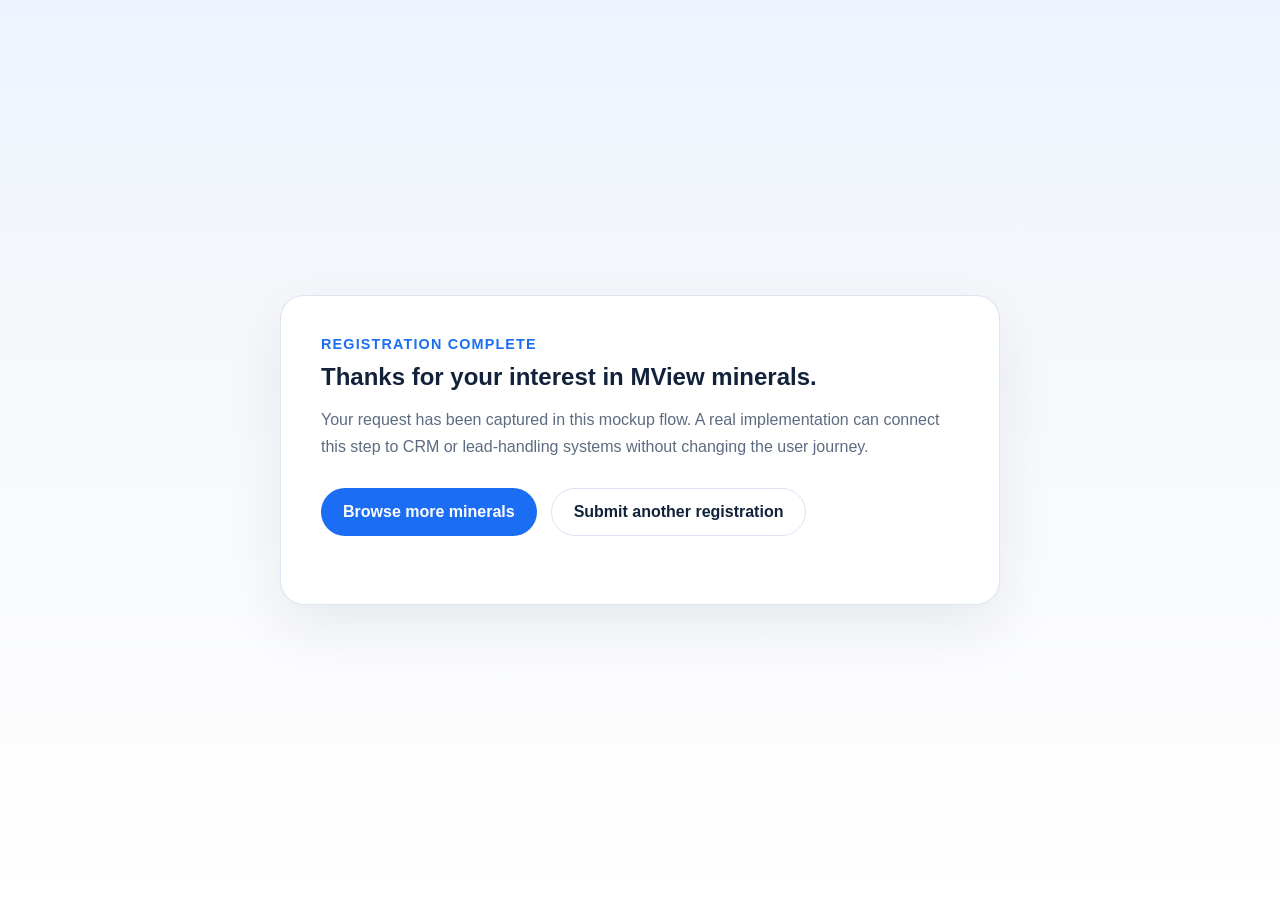
<file: thank-you.html>
<!DOCTYPE html>
<html lang="en">
<head>
  <meta charset="UTF-8">
  <meta name="viewport" content="width=device-width, initial-scale=1.0">
  <title>Registration received | MView</title>
  <link rel="stylesheet" href="styles.css">
</head>
<body>
  <main class="thank-you-page">
    <section class="thank-you-card">
      <p class="eyebrow">Registration complete</p>
      <h1>Thanks for your interest in MView minerals.</h1>
      <p>
        Your request has been captured in this mockup flow. A real implementation can connect this step to CRM or lead-handling systems without changing the user journey.
      </p>
      <div class="hero-actions">
        <a class="primary-button" href="./index.html#catalog">Browse more minerals</a>
        <a class="secondary-button" href="./index.html#register">Submit another registration</a>
      </div>
    </section>
  </main>
</body>
</html>
</file>
<file: styles.css>
:root {
  --bg: #f5f7fb;
  --surface: #ffffff;
  --text: #11223a;
  --muted: #5d6b82;
  --primary: #1b6ef3;
  --primary-dark: #0f4fb5;
  --accent: #dce9ff;
  --border: #dbe3f0;
  --success: #e9f7ef;
  --focus-ring: rgba(27, 110, 243, 0.18);
  --shadow: 0 24px 60px rgba(17, 34, 58, 0.08);
}

* {
  box-sizing: border-box;
}

html {
  scroll-behavior: smooth;
}

body {
  margin: 0;
  font-family: Inter, -apple-system, BlinkMacSystemFont, "Segoe UI", sans-serif;
  color: var(--text);
  background: linear-gradient(180deg, #edf4ff 0%, var(--bg) 34%, #ffffff 100%);
}

a {
  color: inherit;
  text-decoration: none;
}

.hero,
main {
  padding: 0 24px;
}

.nav,
.hero-content,
.catalog,
.steps,
.registration {
  max-width: 1120px;
  margin: 0 auto;
}

.nav {
  display: flex;
  align-items: center;
  justify-content: space-between;
  padding: 24px 0;
}

.brand {
  font-size: 1.4rem;
  font-weight: 800;
}

.nav-links {
  display: flex;
  align-items: center;
  gap: 20px;
}

.nav-links a {
  color: var(--muted);
  font-weight: 600;
}

.nav-cta,
.primary-button,
.secondary-button,
.registration-form button,
.mineral-card a {
  border-radius: 999px;
  font-weight: 700;
  transition: background 0.2s ease, border-color 0.2s ease, color 0.2s ease;
}

.nav-cta,
.primary-button,
.registration-form button {
  background: var(--primary);
  color: #fff;
}

.nav-cta,
.primary-button,
.secondary-button,
.registration-form button,
.mineral-card a {
  display: inline-flex;
  align-items: center;
  justify-content: center;
}

.nav-cta,
.primary-button,
.secondary-button,
.registration-form button {
  padding: 14px 22px;
}

.nav-cta:hover,
.primary-button:hover,
.registration-form button:hover {
  background: var(--primary-dark);
}

.secondary-button,
.mineral-card a {
  border: 1px solid var(--border);
  background: #fff;
  color: var(--text);
}

.secondary-button:hover,
.mineral-card a:hover {
  border-color: var(--primary);
  color: var(--primary);
}

.hero-content {
  display: grid;
  grid-template-columns: minmax(0, 1.4fr) minmax(280px, 0.8fr);
  gap: 32px;
  padding: 48px 0 72px;
}

.eyebrow {
  margin: 0 0 12px;
  color: var(--primary);
  font-size: 0.9rem;
  font-weight: 700;
  letter-spacing: 0.08em;
  text-transform: uppercase;
}

.hero-copy h1,
.section-heading h2,
.registration-copy h2 {
  margin: 0;
  line-height: 1.1;
}

.hero-copy h1 {
  font-size: clamp(2.5rem, 4vw, 4.5rem);
  max-width: 12ch;
}

.hero-text,
.section-heading p,
.step-card p,
.mineral-card p,
.registration-copy p,
.benefits p,
.form-note,
.panel-copy,
.hero-points li {
  color: var(--muted);
  line-height: 1.7;
}

.hero-text {
  max-width: 62ch;
  margin: 20px 0 0;
}

.hero-actions {
  display: flex;
  flex-wrap: wrap;
  gap: 14px;
  margin: 28px 0;
}

.hero-points {
  margin: 0;
  padding-left: 18px;
  display: grid;
  gap: 10px;
}

.hero-panel {
  display: grid;
  gap: 16px;
}

.panel-card,
.mineral-card,
.step-card,
.registration-form,
.registration-copy {
  background: var(--surface);
  border: 1px solid rgba(219, 227, 240, 0.9);
  border-radius: 24px;
  box-shadow: var(--shadow);
}

.panel-card {
  padding: 24px;
}

.panel-card h2 {
  margin: 4px 0 10px;
  font-size: 3rem;
}

.panel-label,
.tag,
.step-card span {
  font-size: 0.85rem;
  font-weight: 700;
  letter-spacing: 0.04em;
  text-transform: uppercase;
}

.panel-card-accent {
  background: linear-gradient(180deg, #1d4ed8 0%, #163fa9 100%);
  color: #fff;
}

.panel-card-accent .panel-copy,
.panel-card-accent .panel-label {
  color: rgba(255, 255, 255, 0.8);
}

.catalog,
.steps,
.registration {
  padding: 48px 0 84px;
}

.section-heading {
  max-width: 760px;
  margin-bottom: 28px;
}

.mineral-grid,
.step-grid,
.benefits {
  display: grid;
  gap: 20px;
}

.mineral-grid {
  grid-template-columns: repeat(3, minmax(0, 1fr));
}

.mineral-card,
.step-card,
.registration-copy,
.registration-form {
  padding: 28px;
}

.tag {
  display: inline-flex;
  padding: 8px 12px;
  border-radius: 999px;
  background: var(--accent);
  color: var(--primary-dark);
}

.mineral-card h3,
.step-card h3 {
  margin: 18px 0 10px;
  font-size: 1.4rem;
}

.mineral-card ul {
  margin: 18px 0 22px;
  padding-left: 18px;
  color: var(--muted);
  display: grid;
  gap: 8px;
}

.mineral-card a {
  width: fit-content;
  padding: 12px 18px;
}

.step-grid {
  grid-template-columns: repeat(3, minmax(0, 1fr));
}

.step-card span {
  color: var(--primary);
}

.registration {
  display: grid;
  grid-template-columns: minmax(0, 1fr) minmax(320px, 420px);
  gap: 24px;
  align-items: start;
}

.benefits {
  grid-template-columns: repeat(2, minmax(0, 1fr));
  margin-top: 24px;
}

.registration-form {
  display: grid;
  gap: 16px;
}

.registration-form label {
  display: grid;
  gap: 8px;
  font-weight: 600;
}

.field-help {
  color: var(--muted);
  font-size: 0.92rem;
  font-weight: 400;
}

.registration-form input,
.registration-form select {
  width: 100%;
  padding: 14px 16px;
  border: 1px solid var(--border);
  border-radius: 14px;
  font: inherit;
  color: var(--text);
  background: #fff;
}

.registration-form input:focus,
.registration-form select:focus {
  outline: 3px solid var(--focus-ring);
  border-color: var(--primary);
}

.form-note {
  margin: 0;
  font-size: 0.92rem;
}

.thank-you-page {
  min-height: 100vh;
  display: grid;
  place-items: center;
  padding: 24px;
}

.thank-you-card {
  width: min(100%, 720px);
  padding: 40px;
  background: var(--surface);
  border: 1px solid rgba(219, 227, 240, 0.9);
  border-radius: 24px;
  box-shadow: var(--shadow);
}

.thank-you-card h1 {
  margin: 0;
  line-height: 1.1;
}

.thank-you-card p:not(.eyebrow) {
  color: var(--muted);
  line-height: 1.7;
}

@media (max-width: 920px) {
  .hero-content,
  .registration,
  .mineral-grid,
  .step-grid,
  .benefits {
    grid-template-columns: 1fr;
  }
}

@media (max-width: 640px) {
  .hero,
  main {
    padding: 0 16px;
  }

  .nav,
  .nav-links {
    flex-direction: column;
  }

  .nav {
    gap: 14px;
  }

  .hero-copy h1 {
    max-width: none;
  }

  .hero-actions {
    flex-direction: column;
  }

  .primary-button,
  .secondary-button,
  .registration-form button {
    width: 100%;
  }
}
</file>
